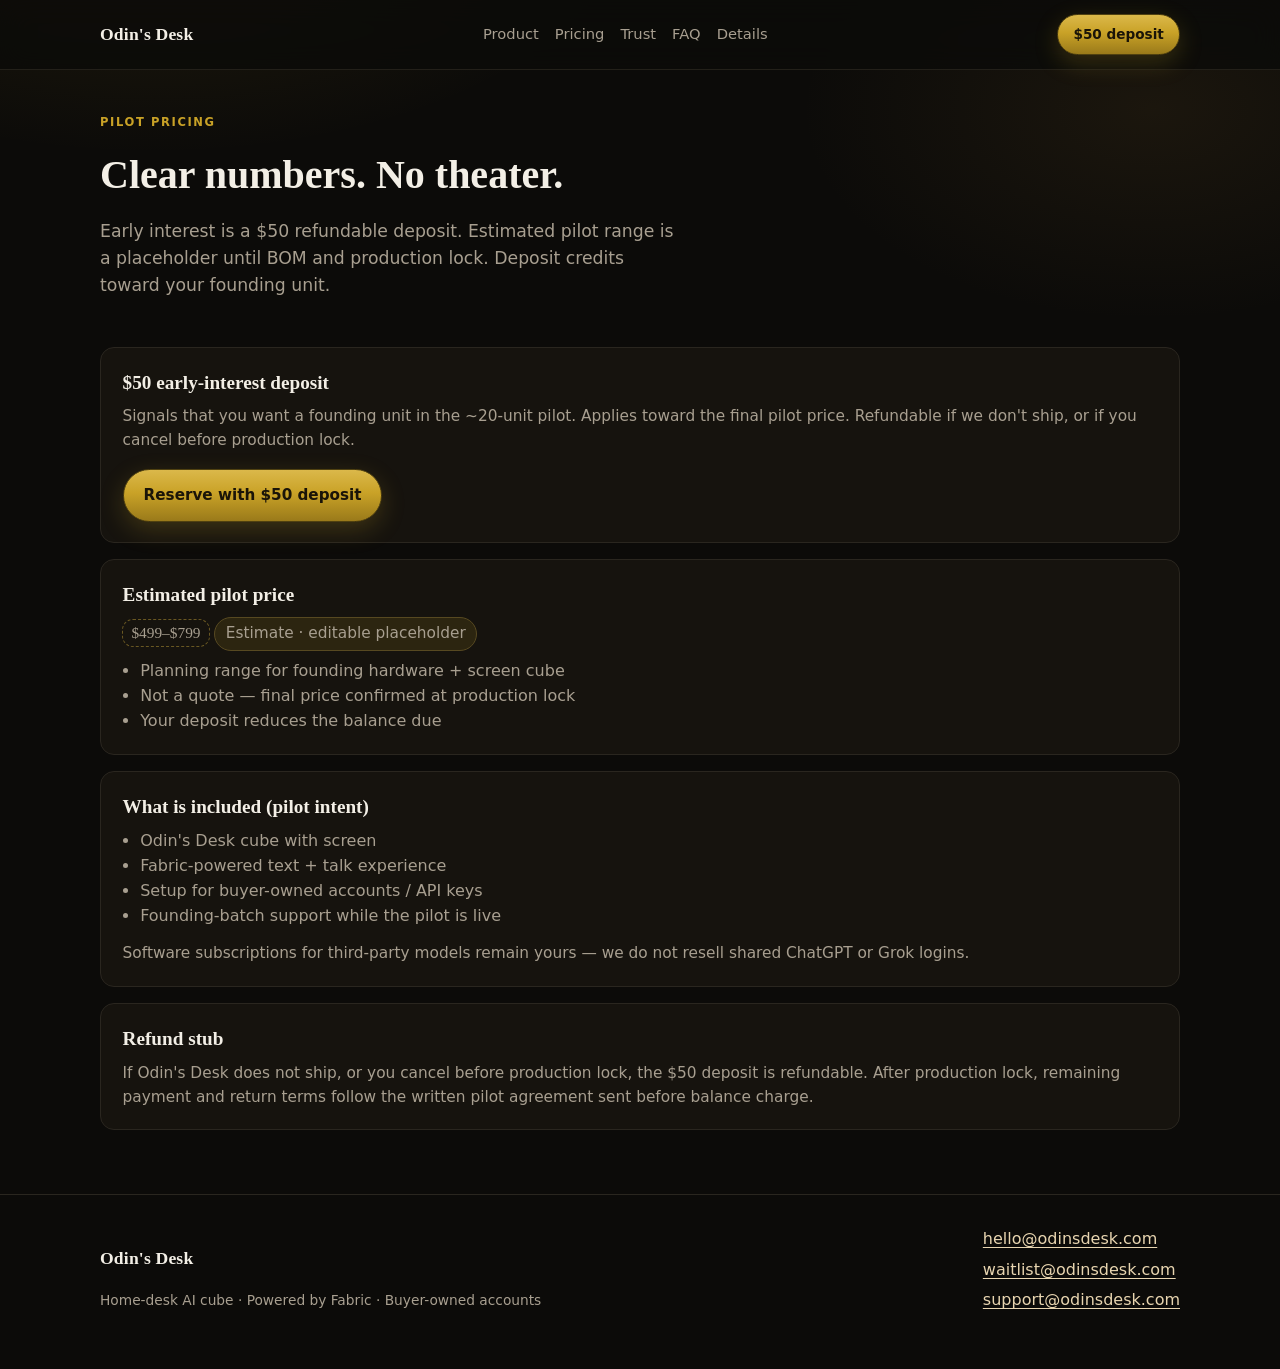
<file: pricing.html>
<!DOCTYPE html>
<html lang="en">
<head>
  <meta charset="utf-8" />
  <meta name="viewport" content="width=device-width, initial-scale=1" />
  <title>Pricing — Odin's Desk</title>
  <meta name="description" content="Odin's Desk pilot pricing: $50 early-interest deposit, estimated founding-unit range, and honest refund terms." />
  <meta name="theme-color" content="#0c0b09" />
  <link rel="stylesheet" href="styles.css" />
</head>
<body>
  <header class="site-header">
    <div class="wrap header-inner">
      <a class="brand" href="index.html">Odin's Desk</a>
      <nav class="nav" aria-label="Primary">
        <a href="index.html#product">Product</a>
        <a href="index.html#pricing">Pricing</a>
        <a href="index.html#trust">Trust</a>
        <a href="index.html#faq">FAQ</a>
        <a href="pricing.html" aria-current="page">Details</a>
      </nav>
      <a class="btn btn-sm btn-primary" href="index.html#deposit">$50 deposit</a>
    </div>
  </header>

  <main class="wrap">
    <section class="page-hero">
      <p class="eyebrow">Pilot pricing</p>
      <h1>Clear numbers. No theater.</h1>
      <p class="lede">
        Early interest is a $50 refundable deposit. Estimated pilot range is a placeholder until BOM and production lock.
        Deposit credits toward your founding unit.
      </p>
    </section>

    <section class="pricing-detail">
      <article class="card">
        <h2>$50 early-interest deposit</h2>
        <p>
          Signals that you want a founding unit in the ~20-unit pilot. Applies toward the final pilot price.
          Refundable if we don't ship, or if you cancel before production lock.
        </p>
        <p><a class="btn btn-primary" href="index.html#deposit" style="margin-top:1rem;">Reserve with $50 deposit</a></p>
      </article>

      <article class="card">
        <h2>Estimated pilot price</h2>
        <p class="price-amount estimate" contenteditable="true" spellcheck="false">$499–$799</p>
        <p class="badge">Estimate · editable placeholder</p>
        <ul>
          <li>Planning range for founding hardware + screen cube</li>
          <li>Not a quote — final price confirmed at production lock</li>
          <li>Your deposit reduces the balance due</li>
        </ul>
      </article>

      <article class="card">
        <h2>What is included (pilot intent)</h2>
        <ul>
          <li>Odin's Desk cube with screen</li>
          <li>Fabric-powered text + talk experience</li>
          <li>Setup for buyer-owned accounts / API keys</li>
          <li>Founding-batch support while the pilot is live</li>
        </ul>
        <p style="margin-top:0.85rem;">Software subscriptions for third-party models remain yours — we do not resell shared ChatGPT or Grok logins.</p>
      </article>

      <article class="card">
        <h2>Refund stub</h2>
        <p>
          If Odin's Desk does not ship, or you cancel before production lock, the $50 deposit is refundable.
          After production lock, remaining payment and return terms follow the written pilot agreement sent before balance charge.
        </p>
      </article>
    </section>
  </main>

  <footer class="site-footer">
    <div class="wrap footer-inner">
      <div>
        <p class="brand">Odin's Desk</p>
        <p class="fine">Home-desk AI cube · Powered by Fabric · Buyer-owned accounts</p>
      </div>
      <div class="footer-links">
        <a href="mailto:hello@odinsdesk.com">hello@odinsdesk.com</a>
        <a href="mailto:waitlist@odinsdesk.com">waitlist@odinsdesk.com</a>
        <a href="mailto:support@odinsdesk.com">support@odinsdesk.com</a>
      </div>
    </div>
  </footer>
</body>
</html>
</file>
<file: styles.css>
:root {
  --bg: #0c0b09;
  --bg-elevated: #151310;
  --fg: #f3efe6;
  --muted: #a89f90;
  --line: #2a261f;
  --card: #18150f;
  --accent: #c9a227;
  --accent-deep: #9a7a1a;
  --accent-text: #1a1408;
  --warm: #e8d5b0;
  --ok: #8fbc8f;
  --radius: 14px;
  --shadow: 0 24px 60px rgba(0, 0, 0, 0.45);
  --font: "Iowan Old Style", "Palatino Linotype", Palatino, "Book Antiqua", Georgia, serif;
  --sans: ui-sans-serif, system-ui, -apple-system, "Segoe UI", Roboto, Helvetica, Arial, sans-serif;
}

*, *::before, *::after { box-sizing: border-box; }
html { scroll-behavior: smooth; }
body {
  margin: 0;
  min-height: 100vh;
  font-family: var(--sans);
  color: var(--fg);
  background:
    radial-gradient(900px 480px at 12% -8%, rgba(201, 162, 39, 0.12), transparent 55%),
    radial-gradient(700px 420px at 90% 8%, rgba(120, 90, 40, 0.14), transparent 50%),
    var(--bg);
  line-height: 1.55;
  -webkit-font-smoothing: antialiased;
}
img { max-width: 100%; height: auto; display: block; }
a { color: var(--warm); text-decoration-thickness: 1px; text-underline-offset: 3px; }
a:hover { color: var(--accent); }
.skip {
  position: absolute; left: -9999px; top: 0;
  background: var(--accent); color: var(--accent-text); padding: 8px 12px; z-index: 100;
}
.skip:focus { left: 12px; top: 12px; }
.wrap { width: min(1080px, calc(100% - 2rem)); margin-inline: auto; }
.sr { position: absolute; width: 1px; height: 1px; padding: 0; margin: -1px; overflow: hidden; clip: rect(0,0,0,0); border: 0; }

.site-header {
  position: sticky; top: 0; z-index: 40;
  backdrop-filter: blur(14px);
  background: color-mix(in srgb, var(--bg) 82%, transparent);
  border-bottom: 1px solid color-mix(in srgb, var(--line) 80%, transparent);
}
.header-inner {
  display: flex; align-items: center; gap: 1rem;
  padding: 0.9rem 0; flex-wrap: wrap;
}
.brand {
  font-family: var(--font);
  font-weight: 700;
  letter-spacing: 0.01em;
  color: var(--fg);
  text-decoration: none;
  font-size: 1.1rem;
}
.nav {
  display: flex; gap: 1rem; flex: 1; justify-content: center; flex-wrap: wrap;
}
.nav a {
  color: var(--muted); text-decoration: none; font-size: 0.92rem;
}
.nav a:hover { color: var(--fg); }

.btn {
  display: inline-flex; align-items: center; justify-content: center;
  gap: 0.4rem; border-radius: 999px; padding: 0.85rem 1.25rem;
  font-weight: 650; font-size: 0.95rem; border: 1px solid transparent;
  cursor: pointer; text-decoration: none; transition: transform 0.15s ease, background 0.15s ease, border-color 0.15s ease;
}
.btn:hover { transform: translateY(-1px); }
.btn-sm { padding: 0.55rem 0.95rem; font-size: 0.85rem; }
.btn-block { width: 100%; }
.btn-primary {
  background: linear-gradient(180deg, #dbb84a, var(--accent) 45%, var(--accent-deep));
  color: var(--accent-text);
  border-color: color-mix(in srgb, var(--accent) 40%, #000);
  box-shadow: 0 8px 24px rgba(201, 162, 39, 0.22);
}
.btn-primary:hover { color: var(--accent-text); }
.btn-ghost {
  background: transparent;
  color: var(--fg);
  border-color: var(--line);
}
.btn-ghost:hover { border-color: var(--muted); color: var(--fg); }

.hero {
  display: grid;
  grid-template-columns: 1.05fr 0.95fr;
  gap: 2.5rem;
  align-items: center;
  padding: 3rem 0 2.5rem;
}
.eyebrow {
  margin: 0 0 0.75rem;
  text-transform: uppercase;
  letter-spacing: 0.14em;
  font-size: 0.72rem;
  color: var(--accent);
  font-weight: 650;
}
.hero h1 {
  font-family: var(--font);
  font-size: clamp(2.1rem, 5vw, 3.35rem);
  line-height: 1.08;
  margin: 0 0 1rem;
  font-weight: 650;
  letter-spacing: -0.02em;
}
.lede {
  color: var(--muted);
  font-size: 1.08rem;
  max-width: 36rem;
  margin: 0 0 1.5rem;
}
.hero-ctas { display: flex; flex-wrap: wrap; gap: 0.75rem; margin-bottom: 0.85rem; }
.fine { color: var(--muted); font-size: 0.86rem; margin: 0.75rem 0 0; }
.hero-media {
  margin: 0;
  border-radius: calc(var(--radius) + 4px);
  overflow: hidden;
  border: 1px solid var(--line);
  box-shadow: var(--shadow);
  background: var(--card);
}
.hero-media img { width: 100%; aspect-ratio: 4 / 3; object-fit: cover; }

.section { padding: 3.25rem 0; }
.section-head { max-width: 40rem; margin-bottom: 1.5rem; }
.section-head h2 {
  font-family: var(--font);
  font-size: clamp(1.55rem, 3vw, 2rem);
  margin: 0 0 0.5rem;
}
.section-head p { margin: 0; color: var(--muted); }

.cards {
  display: grid;
  grid-template-columns: repeat(2, minmax(0, 1fr));
  gap: 1rem;
}
.card, .price-card, .trust-item, .faq details, .waitlist-panel {
  background: color-mix(in srgb, var(--card) 92%, #000);
  border: 1px solid var(--line);
  border-radius: var(--radius);
}
.card { padding: 1.25rem 1.3rem; }
.card h3, .trust-item h3 {
  margin: 0 0 0.45rem;
  font-size: 1.05rem;
  font-family: var(--font);
}
.card p, .trust-item p { margin: 0; color: var(--muted); font-size: 0.96rem; }

.pricing-grid {
  display: grid;
  grid-template-columns: 1.15fr 0.85fr;
  gap: 1rem;
}
.price-card { padding: 1.4rem 1.45rem 1.5rem; }
.price-card.featured {
  border-color: color-mix(in srgb, var(--accent) 45%, var(--line));
  box-shadow: 0 0 0 1px color-mix(in srgb, var(--accent) 18%, transparent), var(--shadow);
}
.price-label {
  margin: 0;
  text-transform: uppercase;
  letter-spacing: 0.1em;
  font-size: 0.72rem;
  color: var(--accent);
  font-weight: 650;
}
.price-amount {
  font-family: var(--font);
  font-size: clamp(2rem, 4vw, 2.6rem);
  margin: 0.35rem 0 0.85rem;
  line-height: 1;
}
.price-amount span { font-size: 1rem; color: var(--muted); font-family: var(--sans); font-weight: 500; }
.price-amount.estimate {
  outline: 1px dashed color-mix(in srgb, var(--accent) 40%, var(--line));
  border-radius: 10px;
  padding: 0.35rem 0.55rem;
  display: inline-block;
  min-width: 8ch;
}
.badge {
  display: inline-block;
  margin: -0.35rem 0 0.9rem;
  font-size: 0.75rem;
  color: var(--warm);
  background: color-mix(in srgb, var(--accent) 12%, transparent);
  border: 1px solid color-mix(in srgb, var(--accent) 28%, var(--line));
  border-radius: 999px;
  padding: 0.25rem 0.65rem;
}
.price-card ul {
  margin: 0 0 1.15rem;
  padding-left: 1.1rem;
  color: var(--muted);
}
.price-card li { margin: 0.4rem 0; }

.deposit-form, .waitlist-form {
  display: grid;
  gap: 0.75rem;
}
.deposit-form label { display: grid; gap: 0.35rem; font-size: 0.85rem; color: var(--muted); }
.deposit-form input, .waitlist-form input {
  width: 100%;
  padding: 0.85rem 0.95rem;
  border-radius: 10px;
  border: 1px solid var(--line);
  background: var(--bg-elevated);
  color: var(--fg);
  font: inherit;
}
.deposit-form input:focus, .waitlist-form input:focus {
  outline: 2px solid color-mix(in srgb, var(--accent) 55%, transparent);
  outline-offset: 1px;
}

.trust-grid {
  display: grid;
  grid-template-columns: repeat(3, minmax(0, 1fr));
  gap: 1rem;
}
.trust-item { padding: 1.2rem 1.25rem; }

.waitlist-panel {
  display: flex;
  gap: 1.25rem;
  align-items: center;
  justify-content: space-between;
  padding: 1.4rem 1.5rem;
  flex-wrap: wrap;
}
.waitlist-panel h2 {
  font-family: var(--font);
  margin: 0 0 0.35rem;
  font-size: 1.35rem;
}
.waitlist-panel p { margin: 0; color: var(--muted); max-width: 36rem; }
.waitlist-form {
  display: flex;
  gap: 0.6rem;
  flex-wrap: wrap;
  min-width: min(100%, 360px);
}
.waitlist-form input { flex: 1 1 200px; }

.faq { display: grid; gap: 0.65rem; }
.faq details { padding: 0.85rem 1.1rem; }
.faq summary {
  cursor: pointer;
  font-weight: 650;
  list-style: none;
}
.faq summary::-webkit-details-marker { display: none; }
.faq summary::after {
  content: "+";
  float: right;
  color: var(--accent);
  font-weight: 700;
}
.faq details[open] summary::after { content: "–"; }
.faq p { color: var(--muted); margin: 0.65rem 0 0.15rem; }

.site-footer {
  border-top: 1px solid var(--line);
  padding: 2rem 0 2.5rem;
  margin-top: 1rem;
}
.footer-inner {
  display: flex;
  justify-content: space-between;
  gap: 1.5rem;
  flex-wrap: wrap;
  margin-bottom: 1rem;
}
.footer-links {
  display: flex;
  flex-direction: column;
  gap: 0.35rem;
  align-items: flex-start;
}
.footer-note { opacity: 0.9; }

.page-hero {
  padding: 2.75rem 0 1.5rem;
}
.page-hero h1 {
  font-family: var(--font);
  font-size: clamp(1.8rem, 4vw, 2.5rem);
  margin: 0 0 0.75rem;
}
.pricing-detail {
  display: grid;
  gap: 1rem;
  padding-bottom: 3rem;
}
.pricing-detail article { padding: 1.25rem 1.35rem; }
.pricing-detail h2 {
  font-family: var(--font);
  font-size: 1.2rem;
  margin: 0 0 0.5rem;
}
.pricing-detail p, .pricing-detail li { color: var(--muted); }
.pricing-detail ul { margin: 0.5rem 0 0; padding-left: 1.1rem; }

@media (max-width: 860px) {
  .hero, .pricing-grid, .trust-grid, .cards {
    grid-template-columns: 1fr;
  }
  .nav { display: none; }
  .hero { padding-top: 2rem; }
}
@media (max-width: 520px) {
  .hero-ctas .btn, .waitlist-form .btn { width: 100%; }
  .header-inner { justify-content: space-between; }
}
</file>
